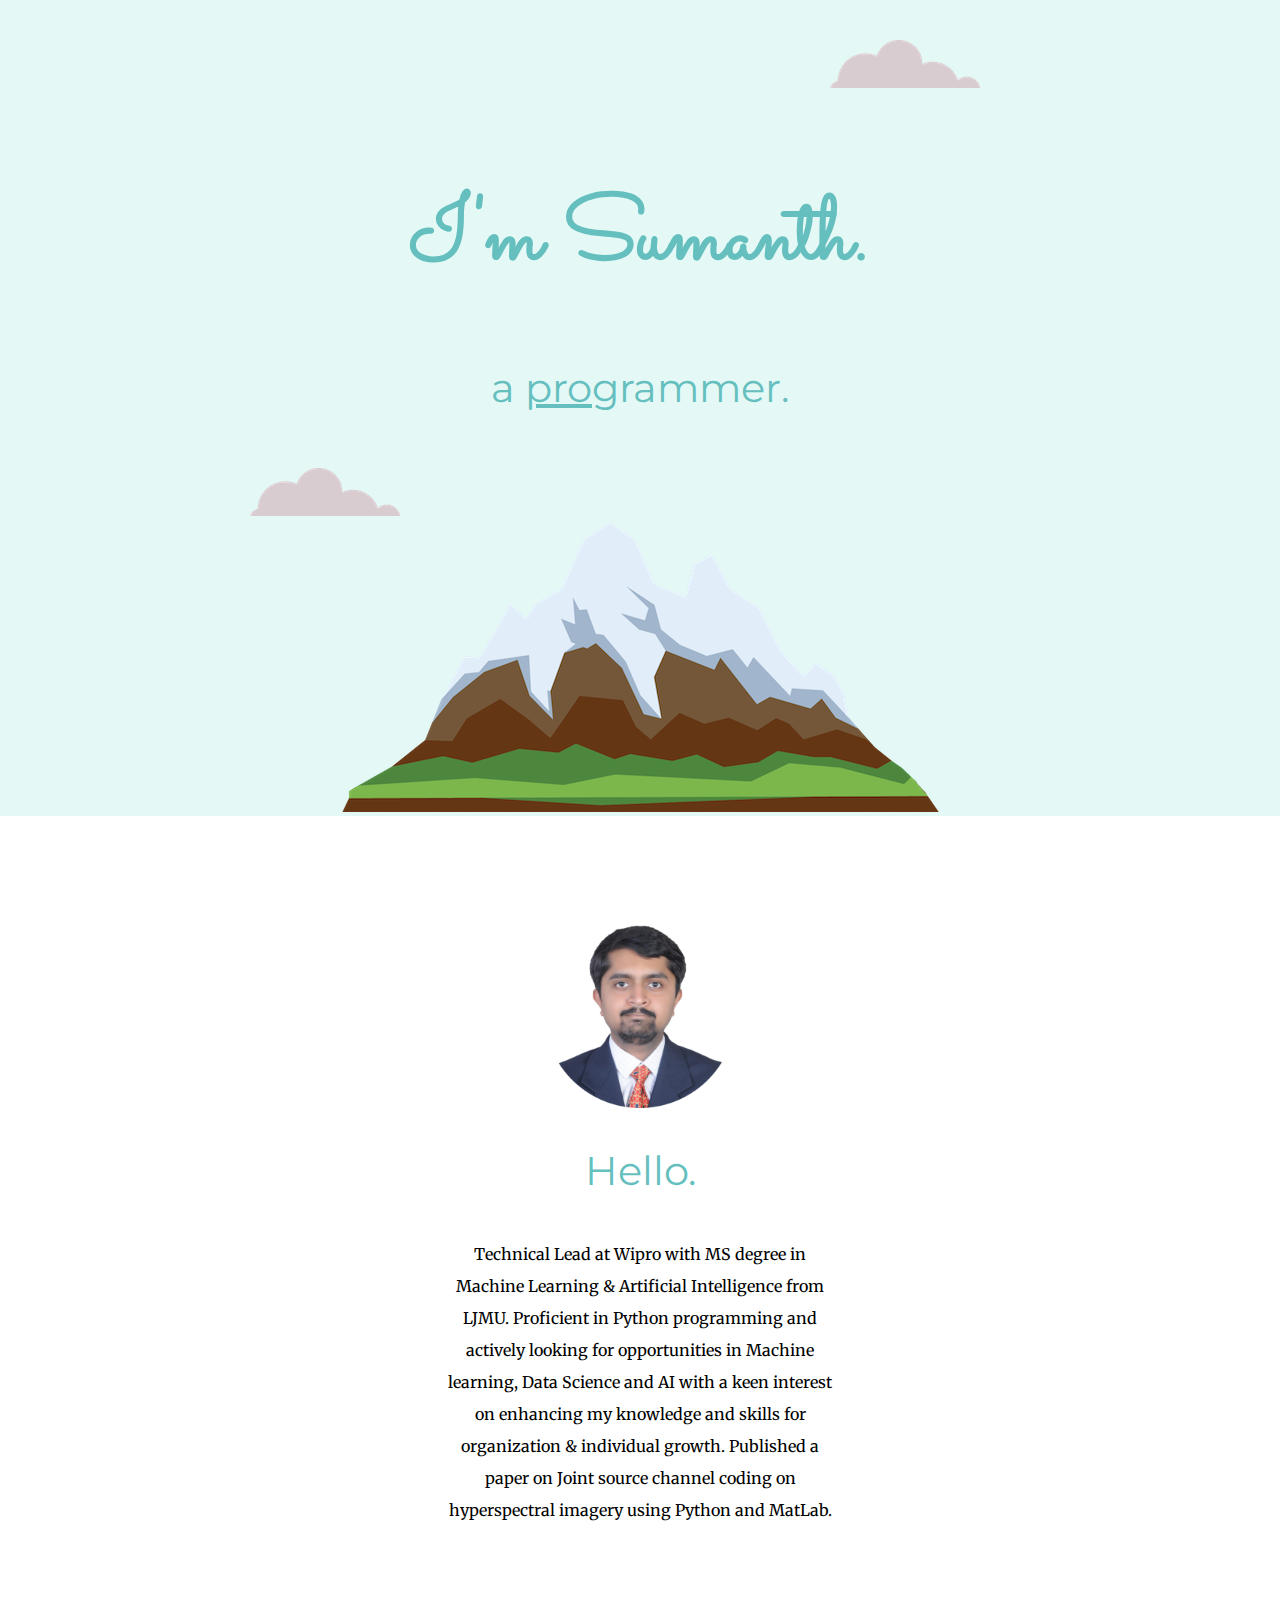
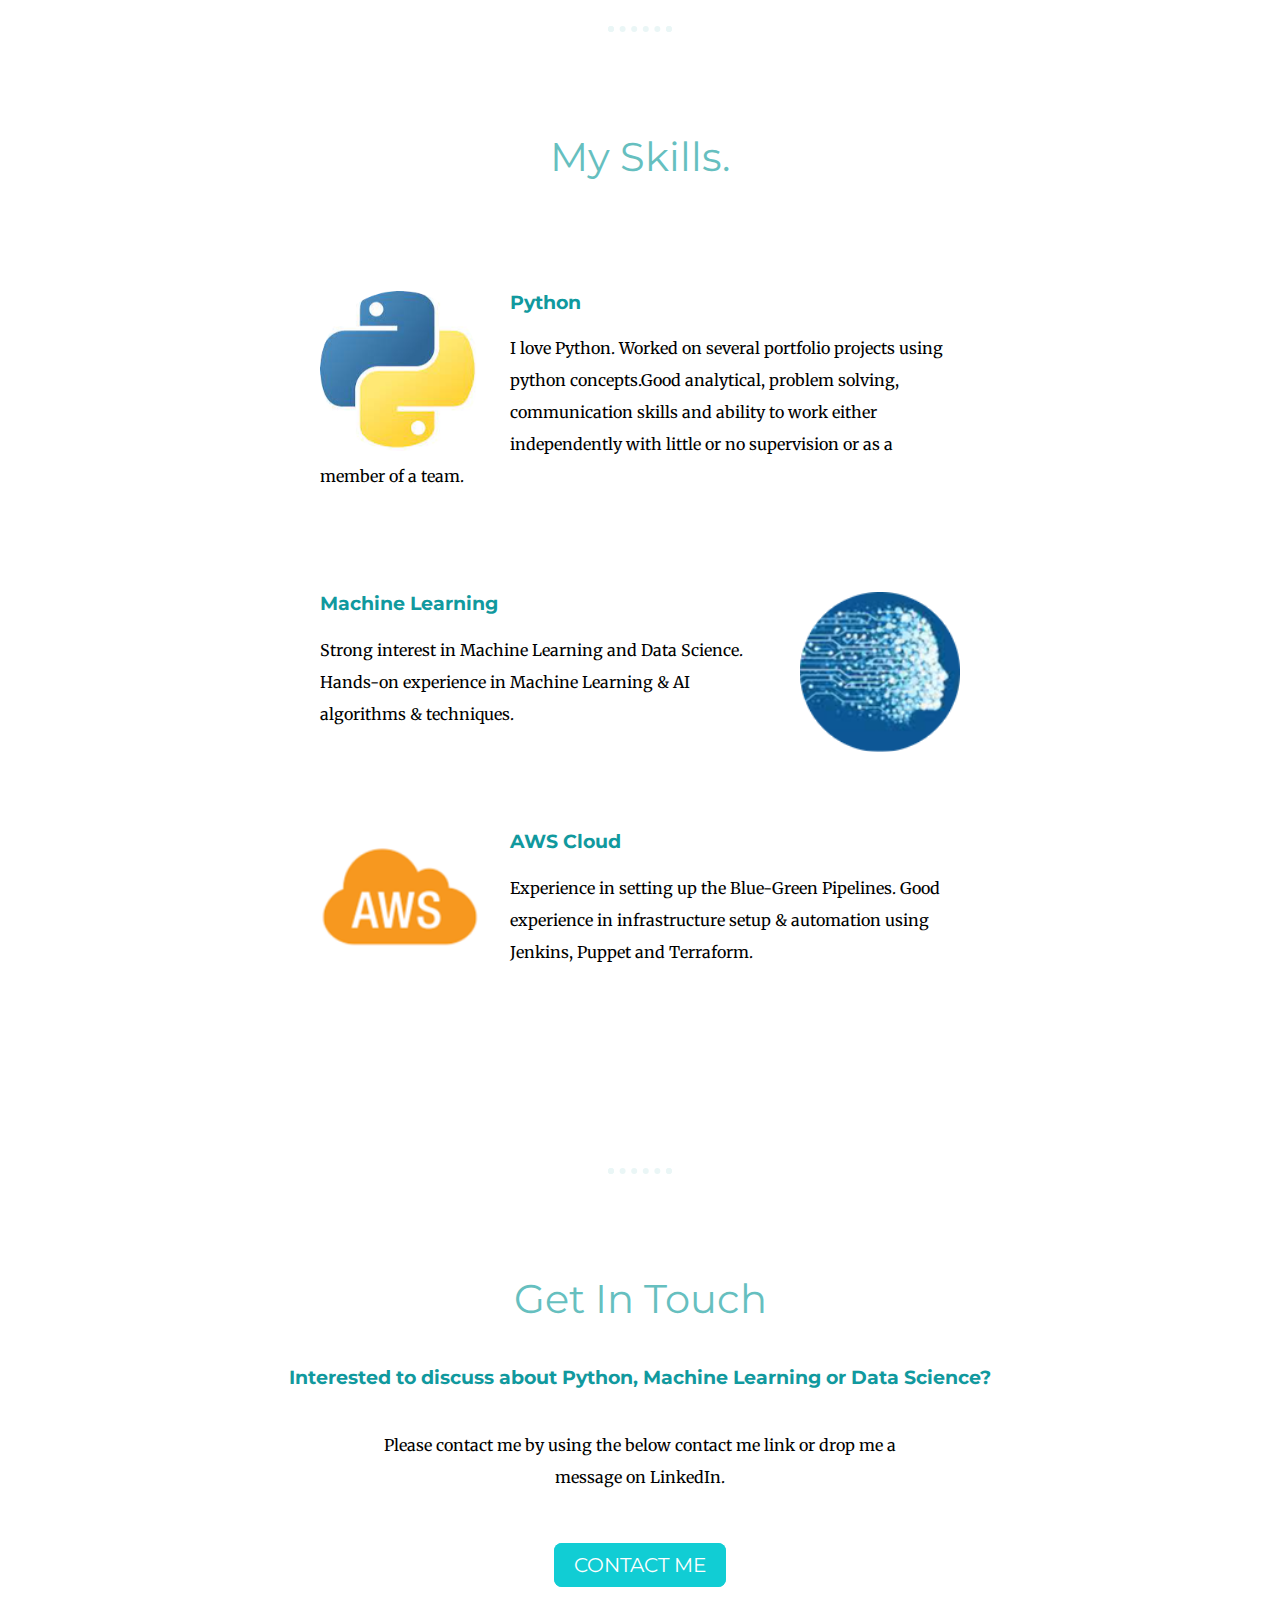
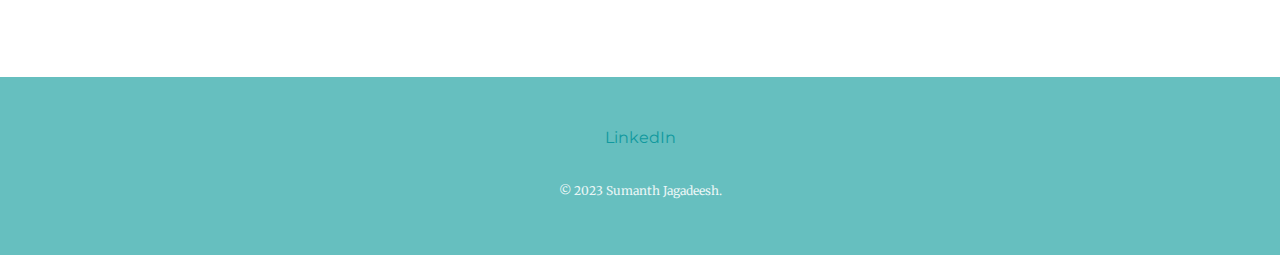
<file: index.html>
<!DOCTYPE html>
<html lang="en" dir="ltr">
  <head>
    <meta charset="utf-8">
    <title>Sumanth J</title>
    <link rel="stylesheet" href="css/styles.css">
    <link rel="preconnect" href="https://fonts.googleapis.com">
    <link href="https://fonts.googleapis.com/css2?family=Merriweather&family=Montserrat&family=Sacramento&display=swap" rel="stylesheet">
    <link rel="icon" href="favicon.ico">
  </head>
  <body>
    <div class="top-container">
      <img class="top-cloud" src="images/cloud.png" alt="cloud_image">
      <h1>I'm Sumanth.</h1>
      <h2>a <span class="pro">pro</span>grammer.</h2>
      <img class="bottom-cloud" src="images/cloud.png" alt="cloud_image">
      <img class="mountain" src="images/mountain.png" alt="mountain_image">
    </div>
    <div class="middle-container">
      <div class="profile">
        <img class="profile-img" src="images/profile_picture.png" alt="profile_pic">
        <h2>Hello.</h2>
        <p class="intro">Technical Lead at Wipro with MS degree in Machine Learning & Artificial Intelligence from LJMU.
Proficient in Python programming and actively looking for opportunities in Machine learning, Data Science and AI with a keen interest on enhancing my knowledge and skills for organization & individual growth.
Published a paper on Joint source channel coding on hyperspectral imagery using Python and MatLab.</p>
      </div>
      <hr>
      <div class="skills">
        <h2>My Skills.</h2>
        <div class="skill-row">
          <img class="skill-1" src="images/python_image.png" alt="python_img">
          <h3>Python</h3>
          <p class="skill-1-description">I love Python. Worked on several portfolio projects using python concepts.Good analytical, problem solving, communication skills and ability to work either independently with little or no supervision or as a member of a team.</p>
        </div>
        <div class="skill-row">
          <img class="skill-2" src="images/ml_image.png" alt="ml_image">
          <h3>Machine Learning</h3>
          <p class="skill-2-description">Strong interest in Machine Learning and Data Science. Hands-on experience in Machine Learning & AI algorithms & techniques.</p>
        </div>
        <div class="skill-row">
          <img class="skill-3" src="images/aws_cloud.png" alt="aws_cloud">
          <h3>AWS Cloud</h3>
          <p class="skill-3-description">Experience in setting up the Blue-Green Pipelines. Good experience in infrastructure setup & automation using Jenkins, Puppet and Terraform.</p>
        </div>
      </div>
      <hr class="unecessary-line">
      <hr>
      <div class="contact-me">
        <h2>Get In Touch</h2>
        <h3>Interested to discuss about Python, Machine Learning or Data Science?</h3>
        <p class="contact-message">Please contact me by using the below contact me link or drop me a message on LinkedIn.</p>
        <a class="btn" href="mailto:sumanthj.1rn13ec151@gmail.com">CONTACT ME</a>
      </div>
    </div>


    <div class="bottom-container">
      <a class="footer-link" href="https://www.linkedin.com/in/sumanthjagadeesh/">LinkedIn</a>
      <p class="footer-name">© 2023 Sumanth Jagadeesh.</p>
    </div>
  </body>
</html>
</file>
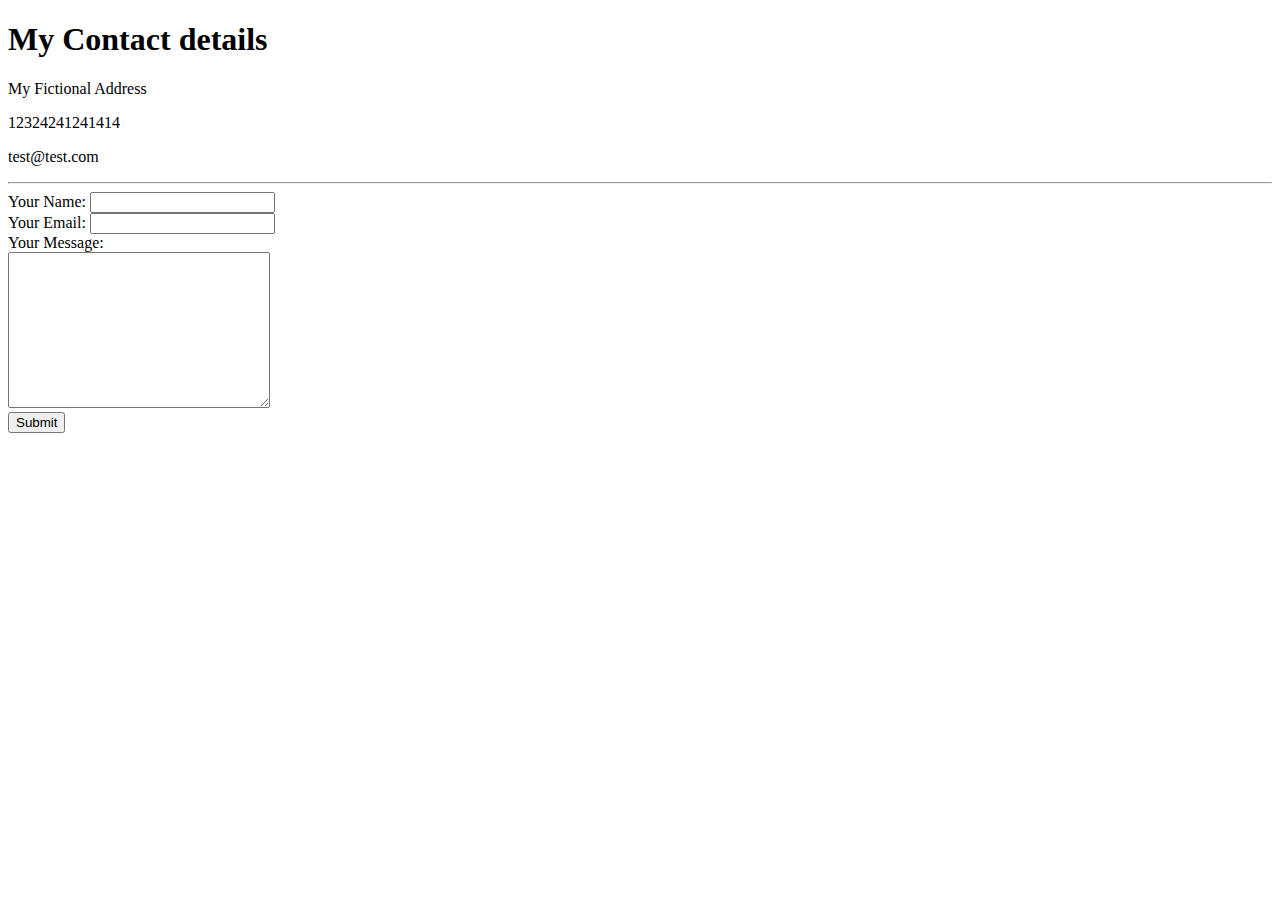
<file: contact.html>
<!DOCTYPE html>
<html lang="en" dir="ltr">
  <head>
    <meta charset="utf-8">
    <title>Contact</title>
  </head>
  <body>
    <h1>My Contact details</h1>
    <p>My Fictional Address</p>
    <p>12324241241414</p>
    <p>test@test.com</p>
    <hr>
    <form action="mailto:sumanthj.1rn13ec151@gmail.com" method="post" enctype="text/plain">
      <label for="">Your Name:</label>
      <input type="text" name="yourName" value=""><br>
      <label for="">Your Email:</label>
      <input type="email" name="yourEmail"><br>
      <label for="">Your Message:</label><br>
      <textarea name="yourMessage" rows="10" cols="30"></textarea><br>
      <input type="submit" name="">
    </form>
  </body>
</html>
</file>
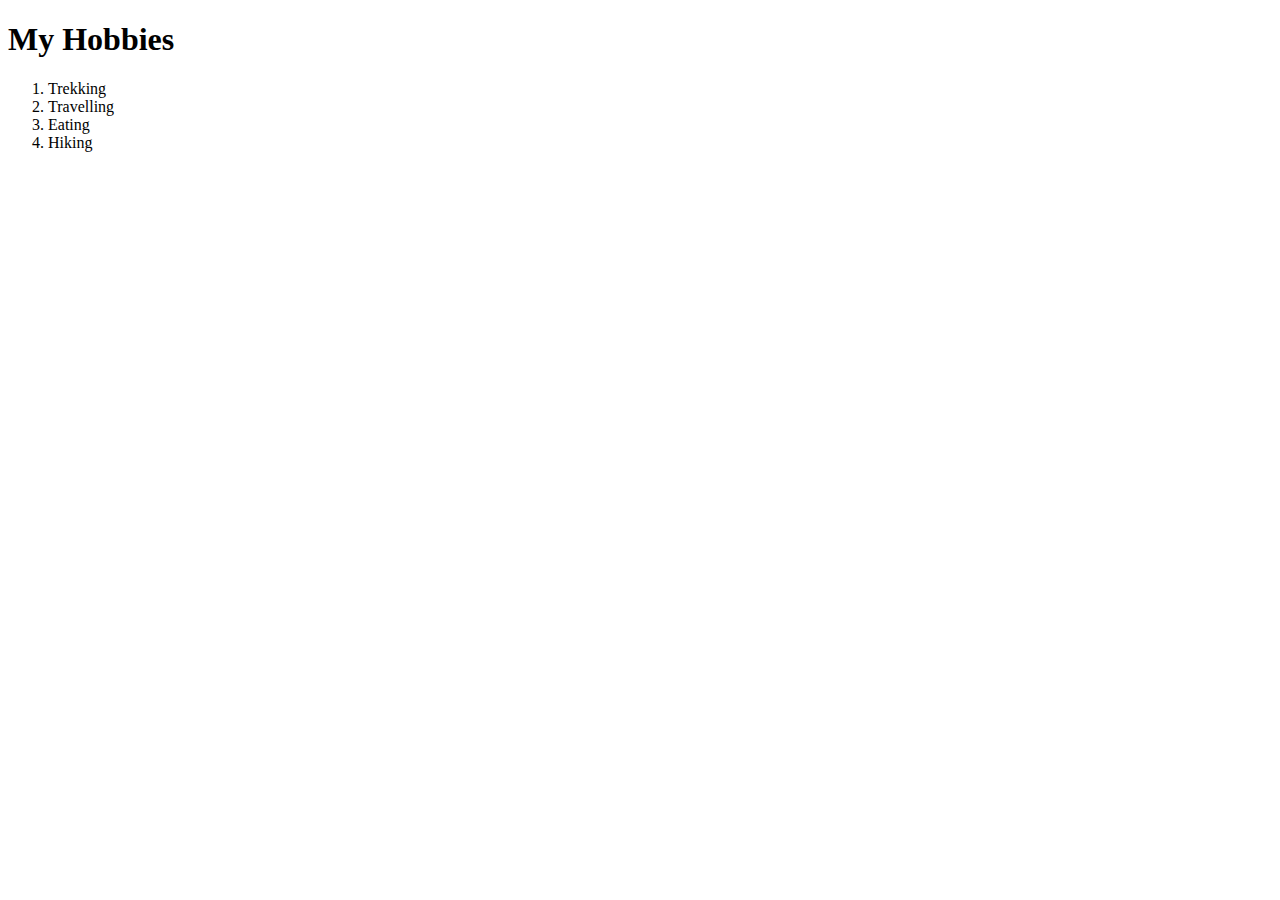
<file: hobbies.html>
<!DOCTYPE html>
<html lang="en" dir="ltr">
  <head>
    <meta charset="utf-8">
    <title>My Hobbies</title>
  </head>
  <body>
    <h1>My Hobbies</h1>
    <ol>
      <li>Trekking</li>
      <li>Travelling</li>
      <li>Eating</li>
      <li>Hiking</li>
    </ol>
  </body>
</html>
</file>
<file: css/styles.css>
body {
  margin: 0;
  text-align: center;
  font-family: 'Merriweather', serif;
}

h1 {
  font-size: 5.625rem;
  margin: 50px auto 0px auto;
  font-family: 'Sacramento', cursive;
  color: #66BFBF;
  line-height: 2;
}

h2 {
  font-size: 2.5rem;
  font-family: 'Montserrat', sans-serif;
  color: #66BFBF;
  font-weight: normal;
  padding-bottom: 10px;
}

h3 {
  font-family: 'Montserrat', sans-serif;
  color: #11999E;
}

a {
  font-family: 'Montserrat', sans-serif;
  color: #11999E;
  margin: 10px 20px;
  text-decoration: none;
}

a:hover {
  color: #EAF6F6;
}

p {
  line-height: 2;
}

hr {
  border: dotted #EAF6F6 6px;
  border-bottom: none;
  width: 4%;
  margin: 100px auto;
}

.top-container {
  background-color: #E4F9F5;
  position: relative;
  padding-top: 100px;
}

.middle-container {
  margin: 100px 0;
}

.bottom-container {
  background-color: #66BFBF;
  padding: 50px 0 20px;
}

.pro {
  text-decoration: underline;
}

.intro {
  width: 30%;
  margin: auto;
}

.contact-message {
  width: 40%;
  margin: 40px auto 60px;
}

.top-cloud {
  position: absolute;
  right: 300px;
  top: 40px;
}

.bottom-cloud {
  position: absolute;
  left: 250px;
  bottom: 300px;
}

.profile {
  width: 100%;
}

.profile-img {
  width: 15%;
}

.skill-row {
  width: 50%;
  margin: 100px auto 100px auto;
  text-align: left;
}

.skill-1 {
  width: 25%;
  float: left;
  margin-right: 30px;
}

.skill-2 {
  width: 25%;
  float: right;
  margin-left: 30px;
}

.skill-3 {
  width: 25%;
  float: left;
  margin-right: 30px;
}

.footer-name {
  color: #EAF6F6;
  font-size: 0.75rem;
  padding: 20px 0;
}

.unecessary-line {
  border-width: 0px;
}

.btn {
  background: #11cdd4;
  background-image: -webkit-linear-gradient(top, #11cdd4, #11cdd4);
  background-image: -moz-linear-gradient(top, #11cdd4, #11cdd4);
  background-image: -ms-linear-gradient(top, #11cdd4, #11cdd4);
  background-image: -o-linear-gradient(top, #11cdd4, #11cdd4);
  background-image: linear-gradient(to bottom, #11cdd4, #11cdd4);
  -webkit-border-radius: 8;
  -moz-border-radius: 8;
  border-radius: 8px;
  font-family: 'Montserrat', sans-serif;
  color: #ffffff;
  font-size: 20px;
  padding: 10px 20px 10px 20px;
  text-decoration: none;
}

.btn:hover {
  background: #11cdd4;
  background-image: -webkit-linear-gradient(top, #11cdd4, #2bc4ad);
  background-image: -moz-linear-gradient(top, #11cdd4, #2bc4ad);
  background-image: -ms-linear-gradient(top, #11cdd4, #2bc4ad);
  background-image: -o-linear-gradient(top, #11cdd4, #2bc4ad);
  background-image: linear-gradient(to bottom, #11cdd4, #2bc4ad);
  text-decoration: none;
}
</file>
